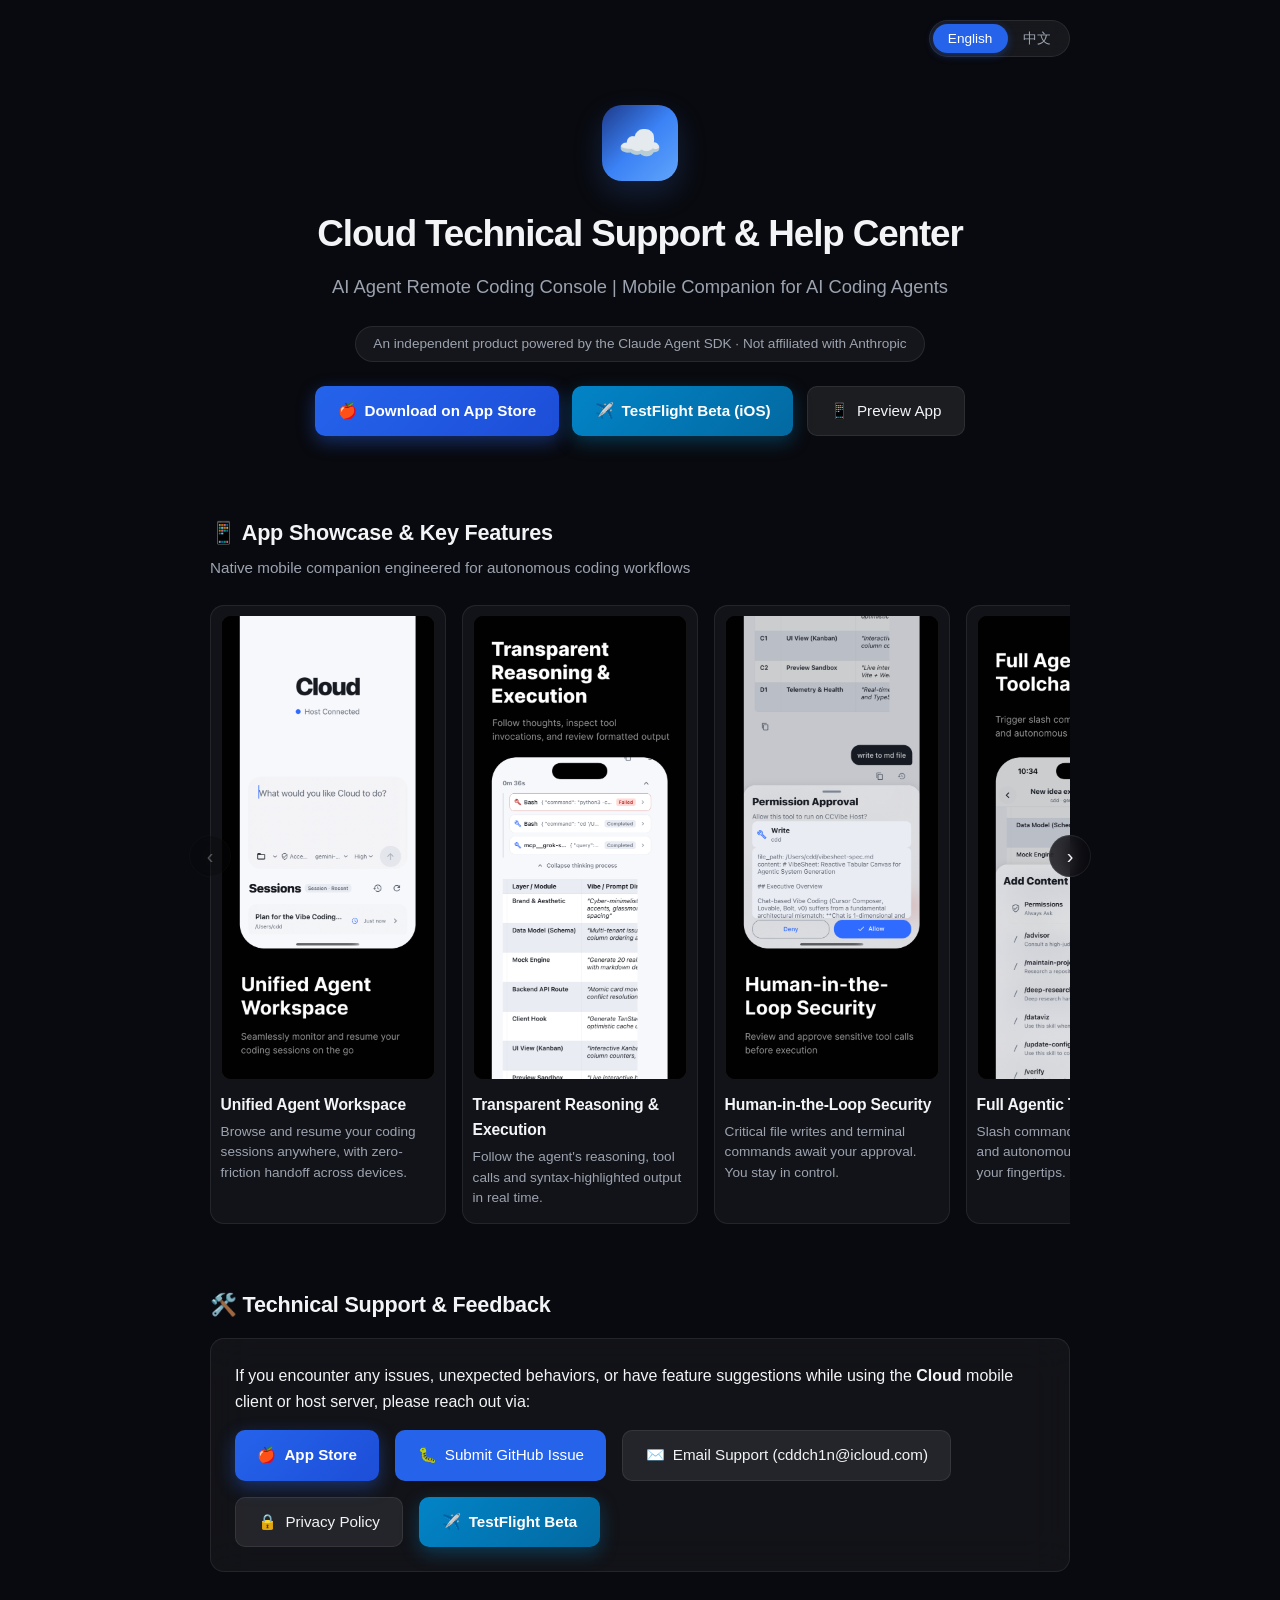
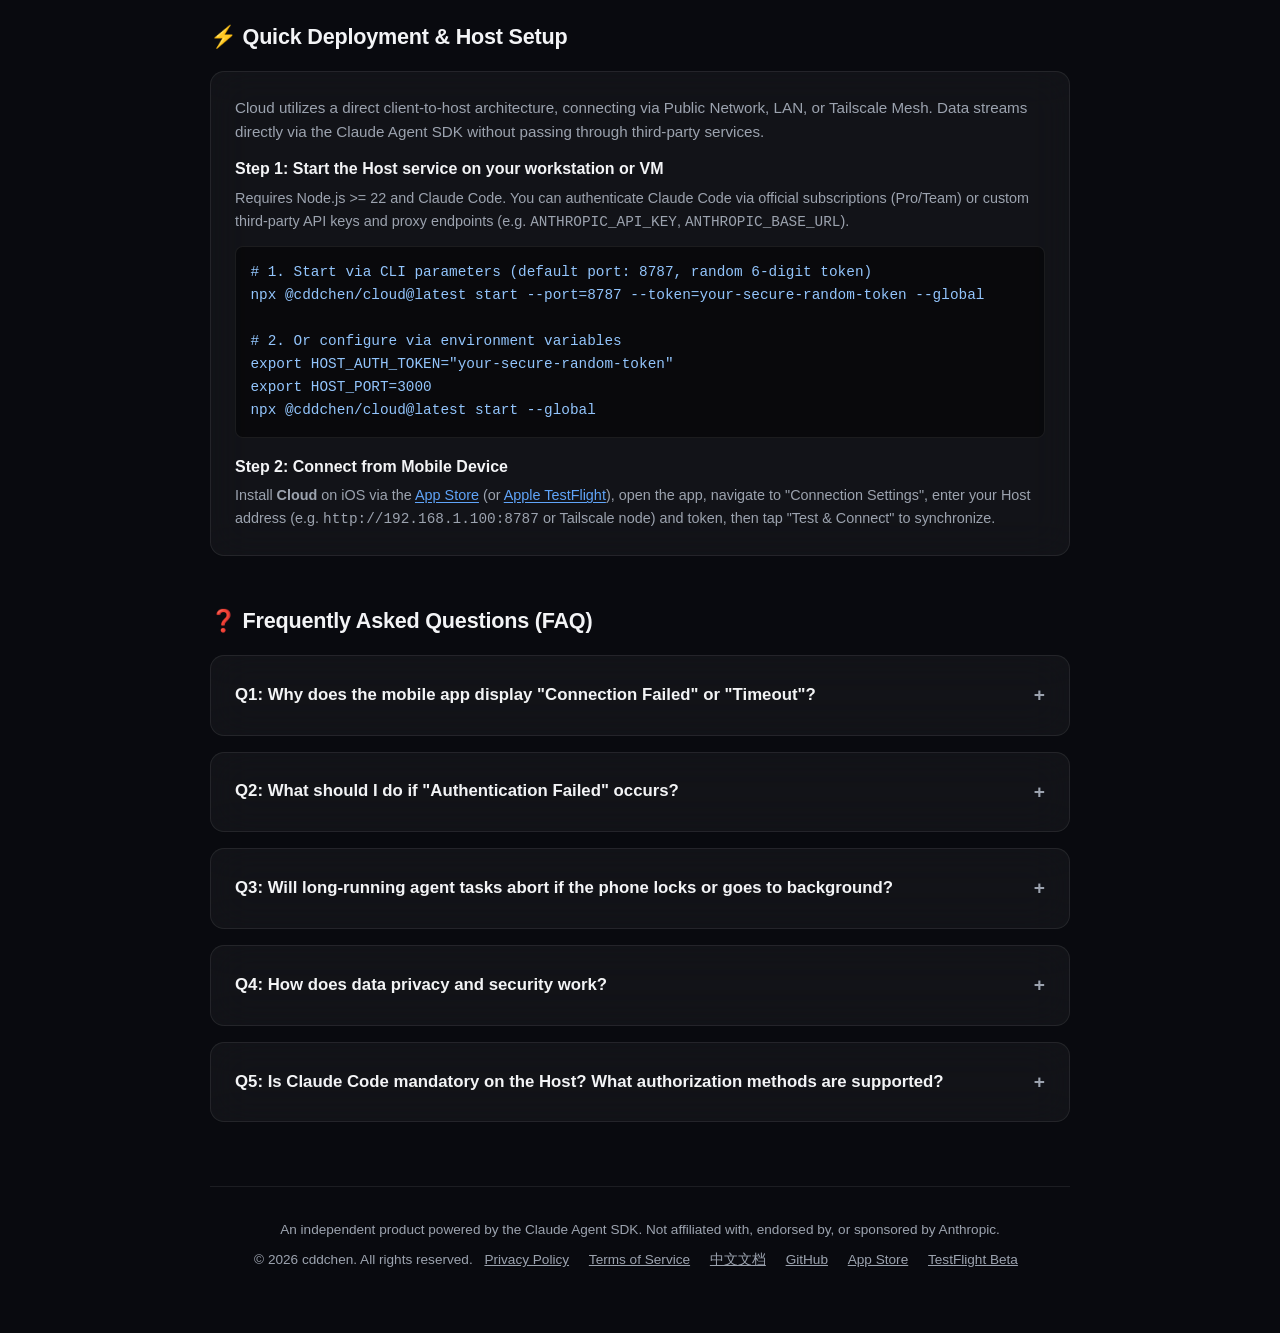
<file: index.html>
<!DOCTYPE html>
<html lang="en">
<head>
  <meta charset="UTF-8">
  <meta name="viewport" content="width=device-width, initial-scale=1.0">
  <title>Cloud - Technical Support & Help Center</title>
  <meta name="description" content="Official technical support and documentation hub for Cloud, the mobile companion for AI coding agents.">
  <script>
    // Immediate language detection before paint to eliminate layout flicker
    (function() {
      try {
        var saved = localStorage.getItem('cloud_support_lang');
        if (saved === 'zh' || saved === 'en') {
          document.documentElement.lang = saved;
        } else {
          var nav = (navigator.languages && navigator.languages[0]) || navigator.language || '';
          if (nav.toLowerCase().startsWith('zh')) {
            document.documentElement.lang = 'zh';
          } else {
            document.documentElement.lang = 'en';
          }
        }
      } catch (e) {
        document.documentElement.lang = 'en';
      }
    })();
  </script>
  <link rel="stylesheet" href="style.css">
</head>
<body>
  <div class="container">
    <!-- 顶部语言切换栏 -->
    <div class="top-bar">
      <div class="lang-switcher">
        <button id="btn-en" class="lang-btn" onclick="setLanguage('en')">English</button>
        <button id="btn-zh" class="lang-btn" onclick="setLanguage('zh')">中文</button>
      </div>
    </div>

    <header>
      <div class="app-icon">☁️</div>
      <!-- 英文标题 -->
      <div class="lang-en">
        <h1>Cloud Technical Support & Help Center</h1>
        <p class="subtitle">AI Agent Remote Coding Console | Mobile Companion for AI Coding Agents</p>
        <div class="disclaimer-badge">
          An independent product powered by the Claude Agent SDK · Not affiliated with Anthropic
        </div>
        <div class="hero-actions">
          <a class="btn btn-appstore" href="https://apps.apple.com/app/id6813359140" target="_blank" rel="noopener">
            <span>🍎</span> Download on App Store
          </a>
          <a class="btn btn-tf" href="https://testflight.apple.com/join/BxQvuzYG" target="_blank" rel="noopener">
            <span>✈️</span> TestFlight Beta (iOS)
          </a>
          <a class="btn btn-secondary" href="#showcase">
            <span>📱</span> Preview App
          </a>
        </div>
      </div>
      <!-- 中文标题 -->
      <div class="lang-zh">
        <h1>Cloud 技术支持与帮助中心</h1>
        <p class="subtitle">AI Agent 远程编程控制终端 | 移动端协同与审批中心</p>
        <div class="disclaimer-badge">
          本产品是基于 Claude Agent SDK 构建的独立产品，与 Anthropic 不存在隶属、背书或赞助关系
        </div>
        <div class="hero-actions">
          <a class="btn btn-appstore" href="https://apps.apple.com/app/id6813359140" target="_blank" rel="noopener">
            <span>🍎</span> App Store 官方下载
          </a>
          <a class="btn btn-tf" href="https://testflight.apple.com/join/BxQvuzYG" target="_blank" rel="noopener">
            <span>✈️</span> 参与 iOS TestFlight 公测
          </a>
          <a class="btn btn-secondary" href="#showcase">
            <span>📱</span> 查看功能预览
          </a>
        </div>
      </div>
    </header>

    <!-- 0. 界面预览与核心特性 -->
    <section class="section" id="showcase">
      <div class="showcase-header">
        <div class="lang-en">
          <h2 class="section-title">📱 App Showcase &amp; Key Features</h2>
          <p class="showcase-subtitle">Native mobile companion engineered for autonomous coding workflows</p>
        </div>
        <div class="lang-zh">
          <h2 class="section-title">📱 界面预览与核心特性</h2>
          <p class="showcase-subtitle">专为自主编程工作流量身打造的原生移动端伴侣控制台</p>
        </div>
      </div>
      <div class="showcase-wrap">
        <button type="button" class="showcase-arrow prev" aria-label="Scroll left" disabled>&#8249;</button>
        <div class="showcase-track" id="showcase-track">
          <button type="button" class="shot-card">
            <img src="screenshots/1_iPhone65_01.png" alt="Cloud - Unified Agent Workspace" loading="lazy" decoding="async">
            <span class="shot-title lang-en">Unified Agent Workspace</span>
            <span class="shot-title lang-zh">统一工作区</span>
            <span class="shot-desc lang-en">Browse and resume your coding sessions anywhere, with zero-friction handoff across devices.</span>
            <span class="shot-desc lang-zh">随时随地查看并恢复您的编程会话，跨设备零摩擦流转。</span>
          </button>
          <button type="button" class="shot-card">
            <img src="screenshots/2_iPhone65_02.png" alt="Cloud - Transparent Reasoning &amp; Execution" loading="lazy" decoding="async">
            <span class="shot-title lang-en">Transparent Reasoning &amp; Execution</span>
            <span class="shot-title lang-zh">透明思考与执行</span>
            <span class="shot-desc lang-en">Follow the agent's reasoning, tool calls and syntax-highlighted output in real time.</span>
            <span class="shot-desc lang-zh">实时查看 Agent 思考脉络、工具链调用与高亮代码输出。</span>
          </button>
          <button type="button" class="shot-card">
            <img src="screenshots/3_iPhone65_03.png" alt="Cloud - Human-in-the-Loop Security" loading="lazy" decoding="async">
            <span class="shot-title lang-en">Human-in-the-Loop Security</span>
            <span class="shot-title lang-zh">人工介入审批安全</span>
            <span class="shot-desc lang-en">Critical file writes and terminal commands await your approval. You stay in control.</span>
            <span class="shot-desc lang-zh">关键文件写入与终端命令需经您的确认，把控权始终在您手中。</span>
          </button>
          <button type="button" class="shot-card">
            <img src="screenshots/4_iPhone65_04.png" alt="Cloud - Full Agentic Toolchain" loading="lazy" decoding="async">
            <span class="shot-title lang-en">Full Agentic Toolchain</span>
            <span class="shot-title lang-zh">全套 Agent 工具链</span>
            <span class="shot-desc lang-en">Slash commands, custom Skills and autonomous loop workflows at your fingertips.</span>
            <span class="shot-desc lang-zh">支持斜杠命令、自定义 Skills 与自主循环工作流。</span>
          </button>
          <button type="button" class="shot-card">
            <img src="screenshots/5_iPhone65_05.png" alt="Cloud - Instant State Rewind" loading="lazy" decoding="async">
            <span class="shot-title lang-en">Instant State Rewind</span>
            <span class="shot-title lang-zh">即时状态回滚</span>
            <span class="shot-desc lang-en">Safely rewind conversation turns and restore checkpoints to rethink any idea.</span>
            <span class="shot-desc lang-zh">安全回退对话轮次、恢复历史检查点，随时推倒重构想法。</span>
          </button>
        </div>
        <button type="button" class="showcase-arrow next" aria-label="Scroll right">&#8250;</button>
      </div>
    </section>

    <!-- 宣传图大图预览 Lightbox -->
    <div class="lightbox" id="lightbox" role="dialog" aria-modal="true" aria-label="Screenshot preview" aria-hidden="true">
      <button type="button" class="lightbox-close" aria-label="Close">&times;</button>
      <img id="lightbox-img" alt="">
      <div class="lightbox-caption" id="lightbox-caption"></div>
    </div>

    <!-- 1. 技术支持与问题反馈 -->
    <section class="section">
      <div class="lang-en">
        <h2 class="section-title">🛠️ Technical Support & Feedback</h2>
        <div class="card">
          <p style="margin-bottom: 1rem;">
            If you encounter any issues, unexpected behaviors, or have feature suggestions while using the <strong>Cloud</strong> mobile client or host server, please reach out via:
          </p>
          <div class="button-group">
            <a class="btn btn-appstore" href="https://apps.apple.com/app/id6813359140" target="_blank" rel="noopener">
              <span>🍎</span> App Store
            </a>
            <a class="btn" href="https://github.com/cddchen/Cloud/issues" target="_blank" rel="noopener">
              <span>🐛</span> Submit GitHub Issue
            </a>
            <a class="btn btn-secondary" href="mailto:cddch1n@icloud.com">
              <span>✉️</span> Email Support (cddch1n@icloud.com)
            </a>
            <a class="btn btn-secondary" href="privacy.html">
              <span>🔒</span> Privacy Policy
            </a>
            <a class="btn btn-tf" href="https://testflight.apple.com/join/BxQvuzYG" target="_blank" rel="noopener">
              <span>✈️</span> TestFlight Beta
            </a>
          </div>
        </div>
      </div>

      <div class="lang-zh">
        <h2 class="section-title">🛠️ 技术支持与问题反馈</h2>
        <div class="card">
          <p style="margin-bottom: 1rem;">
            如果您在使用 <strong>Cloud</strong> 客户端或服务端连接过程中遇到任何故障、技术疑问或有功能建议，欢迎随时联系我们：
          </p>
          <div class="button-group">
            <a class="btn btn-appstore" href="https://apps.apple.com/app/id6813359140" target="_blank" rel="noopener">
              <span>🍎</span> App Store 下载
            </a>
            <a class="btn" href="https://github.com/cddchen/Cloud/issues" target="_blank" rel="noopener">
              <span>🐛</span> 提交 GitHub Issue
            </a>
            <a class="btn btn-secondary" href="mailto:cddch1n@icloud.com">
              <span>✉️</span> 邮箱联系技术支持 (cddch1n@icloud.com)
            </a>
            <a class="btn btn-secondary" href="privacy.html">
              <span>🔒</span> 隐私政策 (Privacy)
            </a>
            <a class="btn btn-tf" href="https://testflight.apple.com/join/BxQvuzYG" target="_blank" rel="noopener">
              <span>✈️</span> TestFlight 公测
            </a>
          </div>
        </div>
      </div>
    </section>

    <!-- 2. 快速部署与连接指南 -->
    <section class="section">
      <div class="lang-en">
        <h2 class="section-title">⚡ Quick Deployment & Host Setup</h2>
        <div class="card">
          <p style="margin-bottom: 0.75rem; color: var(--text-muted); font-size: 0.95rem;">
            Cloud utilizes a direct client-to-host architecture, connecting via Public Network, LAN, or Tailscale Mesh. Data streams directly via the Claude Agent SDK without passing through third-party services.
          </p>
          <p><strong>Step 1: Start the Host service on your workstation or VM</strong></p>
          <p style="color: var(--text-muted); font-size: 0.9rem; margin-top: 0.3rem;">
            Requires Node.js &gt;= 22 and Claude Code. You can authenticate Claude Code via official subscriptions (Pro/Team) or custom third-party API keys and proxy endpoints (e.g. <code>ANTHROPIC_API_KEY</code>, <code>ANTHROPIC_BASE_URL</code>).
          </p>
          <pre><code># 1. Start via CLI parameters (default port: 8787, random 6-digit token)
npx @cddchen/cloud@latest start --port=8787 --token=your-secure-random-token --global

# 2. Or configure via environment variables
export HOST_AUTH_TOKEN="your-secure-random-token"
export HOST_PORT=3000
npx @cddchen/cloud@latest start --global</code></pre>

          <p style="margin-top: 1rem;"><strong>Step 2: Connect from Mobile Device</strong></p>
          <p style="color: var(--text-muted); font-size: 0.9rem; margin-top: 0.3rem;">
            Install <strong>Cloud</strong> on iOS via the <a class="inline-link" href="https://apps.apple.com/app/id6813359140" target="_blank" rel="noopener">App Store</a> (or <a class="inline-link" href="https://testflight.apple.com/join/BxQvuzYG" target="_blank" rel="noopener">Apple TestFlight</a>), open the app, navigate to "Connection Settings", enter your Host address (e.g. <code>http://192.168.1.100:8787</code> or Tailscale node) and token, then tap "Test &amp; Connect" to synchronize.
          </p>
        </div>
      </div>

      <div class="lang-zh">
        <h2 class="section-title">⚡ 快速部署与连接指南</h2>
        <div class="card">
          <p style="margin-bottom: 0.75rem; color: var(--text-muted); font-size: 0.95rem;">
            Cloud 采用客户端-服务端直连架构，通过公网/局域网/Tailscale组网等形式直连宿主机，基于 Claude Agent SDK 直接传输数据，不通过任何第三方服务。
          </p>
          <p><strong>第一步：在电脑或工作站启动 Host 服务</strong></p>
          <p style="color: var(--text-muted); font-size: 0.9rem; margin-top: 0.3rem;">
            环境要求 Node.js &gt;= 22 与 Claude Code。支持使用 Claude 官方订阅账号（Pro/Team 等）在主机端登录，或通过环境变量配置第三方 API Key / 反向代理网关（如 <code>ANTHROPIC_API_KEY</code>、<code>ANTHROPIC_BASE_URL</code>）。
          </p>
          <pre><code># 1. 通过命令行工具参数启动（默认端口 8787，默认随机 6 位数 Token）
npx @cddchen/cloud@latest start --port=8787 --token=your-secure-random-token --global

# 2. 通过环境变量设置
export HOST_AUTH_TOKEN="your-secure-random-token"
export HOST_PORT=3000
npx @cddchen/cloud@latest start --global</code></pre>

          <p style="margin-top: 1rem;"><strong>第二步：移动端配对连接</strong></p>
          <p style="color: var(--text-muted); font-size: 0.9rem; margin-top: 0.3rem;">
            iOS 用户可通过 <a class="inline-link" href="https://apps.apple.com/app/id6813359140" target="_blank" rel="noopener">App Store</a> 官方下载（或通过 <a class="inline-link" href="https://testflight.apple.com/join/BxQvuzYG" target="_blank" rel="noopener">Apple TestFlight</a> 安装测试版）<strong>Cloud</strong> App，打开后在“连接设置”输入您的 Host 地址（如 <code>http://192.168.1.100:8787</code> 或 Tailscale 节点）及设置的 Token，点击“测试并连接”即可完成同步。
          </p>
        </div>
      </div>
    </section>

    <!-- 3. 常见问题解答 -->
    <section class="section">
      <div class="lang-en">
        <h2 class="section-title">❓ Frequently Asked Questions (FAQ)</h2>

        <div class="card faq-item" onclick="toggleFaq(this)">
          <div class="faq-header">
            <span>Q1: Why does the mobile app display "Connection Failed" or "Timeout"?</span>
            <span class="faq-icon">+</span>
          </div>
          <div class="faq-content">
            Please verify the following:<br>
            1. <strong>Network Connectivity</strong>: Ensure your mobile device and host are on the same Wi-Fi network or interconnected via Tailscale/WireGuard.<br>
            2. <strong>Firewall Rules</strong>: Check that your host firewall allows inbound connections on the listening port (default: 3000).<br>
            3. <strong>iOS Local Network Permission</strong>: On iOS, open Settings -&gt; Privacy &amp; Security -&gt; Local Network, and ensure permissions are granted to Cloud.
          </div>
        </div>

        <div class="card faq-item" onclick="toggleFaq(this)">
          <div class="faq-header">
            <span>Q2: What should I do if "Authentication Failed" occurs?</span>
            <span class="faq-icon">+</span>
          </div>
          <div class="faq-content">
            The token entered in the mobile app must strictly match the <code>HOST_AUTH_TOKEN</code> environment variable configured on the Host. Please check for accidental whitespace or newline characters.
          </div>
        </div>

        <div class="card faq-item" onclick="toggleFaq(this)">
          <div class="faq-header">
            <span>Q3: Will long-running agent tasks abort if the phone locks or goes to background?</span>
            <span class="faq-icon">+</span>
          </div>
          <div class="faq-content">
            <strong>No.</strong> The Host server maintains the authoritative agent runtime and lifecycle. Complex coding and tool executions continue smoothly in the background. When the app returns to the foreground, it seamlessly catches up with the latest progress.
          </div>
        </div>

        <div class="card faq-item" onclick="toggleFaq(this)">
          <div class="faq-header">
            <span>Q4: How does data privacy and security work?</span>
            <span class="faq-icon">+</span>
          </div>
          <div class="faq-content">
            Cloud is engineered with an end-to-end direct private architecture. Your codebase, prompt instructions, and chat sessions stream exclusively between your mobile device and your private Host. There is zero telemetry, no ad tracking, and no intermediary cloud inspection.
          </div>
        </div>

        <div class="card faq-item" onclick="toggleFaq(this)">
          <div class="faq-header">
            <span>Q5: Is Claude Code mandatory on the Host? What authorization methods are supported?</span>
            <span class="faq-icon">+</span>
          </div>
          <div class="faq-content">
            <strong>Yes.</strong> Cloud Host fundamentally relies on a functional <strong>Claude Code</strong> environment on the host.<br>
            <strong>Flexible Authorization:</strong><br>
            1. <strong>Official Subscription</strong>: Log in directly with your Anthropic Claude Pro / Team / Enterprise account on the host;<br>
            2. <strong>Third-Party API / Proxy</strong>: Fully supports configuring custom API keys and proxy URLs via environment variables (such as <code>ANTHROPIC_API_KEY</code> and <code>ANTHROPIC_BASE_URL</code>), without restrictions from official web subscriptions.
          </div>
        </div>
      </div>

      <div class="lang-zh">
        <h2 class="section-title">❓ 常见问题解答 (FAQ)</h2>

        <div class="card faq-item" onclick="toggleFaq(this)">
          <div class="faq-header">
            <span>Q1: 为什么移动端提示“连接失败”或“请求超时”？</span>
            <span class="faq-icon">+</span>
          </div>
          <div class="faq-content">
            请检查以下三项：<br>
            1. <strong>网络连通性</strong>：手机与服务端需处于同一局域网 Wi-Fi，或已接入 Tailscale 等虚拟内网；<br>
            2. <strong>防火墙放行</strong>：确保宿主机防火墙未屏蔽对应端口（默认 3000）；<br>
            3. <strong>本地网络权限</strong>：iOS 用户请前往系统“设置” -&gt; “隐私与安全性” -&gt; “本地网络”，确认已授予 Cloud 权限。
          </div>
        </div>

        <div class="card faq-item" onclick="toggleFaq(this)">
          <div class="faq-header">
            <span>Q2: 提示“鉴权失败 (Authentication Failed)”怎么处理？</span>
            <span class="faq-icon">+</span>
          </div>
          <div class="faq-content">
            移动端输入的访问 Token 必须与服务端启动时通过 <code>HOST_AUTH_TOKEN</code> 环境变量设置的字符串完全匹配。请检查有无误复制前后空格。
          </div>
        </div>

        <div class="card faq-item" onclick="toggleFaq(this)">
          <div class="faq-header">
            <span>Q3: 手机离开 App 或锁屏休眠，长耗时任务会中断吗？</span>
            <span class="faq-icon">+</span>
          </div>
          <div class="faq-content">
            <strong>不会。</strong> 服务端持有 Agent 的完整独立运行时，长耗时任务会在后台持续平稳执行。移动端恢复前台后，系统会自动重连并拉取最新状态增量，无缝对齐最新进度。
          </div>
        </div>

        <div class="card faq-item" onclick="toggleFaq(this)">
          <div class="faq-header">
            <span>Q4: 数据安全与隐私保障机制是怎样的？</span>
            <span class="faq-icon">+</span>
          </div>
          <div class="faq-content">
            Cloud 坚持<strong>纯私有端到端直连</strong>设计。您的源码、命令提示词与会话历史仅在您的手机与您自己的私有 Host 之间传输，不存在任何收集、解析或存储您代码的第三方中间服务器。
          </div>
        </div>

        <div class="card faq-item" onclick="toggleFaq(this)">
          <div class="faq-header">
            <span>Q5: 主机端必须使用 Claude Code 吗？支持哪些授权方式？</span>
            <span class="faq-icon">+</span>
          </div>
          <div class="faq-content">
            <strong>是的。</strong> Cloud 服务端运行深度依赖本机已配置好的 <strong>Claude Code</strong> 环境。<br>
            <strong>授权方式高度自由：</strong><br>
            1. <strong>官方订阅</strong>：直接在主机端使用 Claude 官方 Pro / Team / Enterprise 订阅账号登录；<br>
            2. <strong>第三方 API / 代理</strong>：完全支持配置您自己的第三方 API Key 或中转网关（配置环境变量如 <code>ANTHROPIC_API_KEY</code>、<code>ANTHROPIC_BASE_URL</code>），不受官方网页端限制。
          </div>
        </div>
      </div>
    </section>

    <!-- 页脚与声明 -->
    <footer>
      <div class="lang-en">
        <p style="margin-bottom: 0.5rem;">
          An independent product powered by the Claude Agent SDK. Not affiliated with, endorsed by, or sponsored by Anthropic.
        </p>
        <p>
          &copy; 2026 cddchen. All rights reserved.
          <a href="privacy.html">Privacy Policy</a>
          <a href="terms.html">Terms of Service</a>
          <a href="readme_ch.md">中文文档</a>
          <a href="https://github.com/cddchen/Cloud">GitHub</a>
          <a href="https://apps.apple.com/app/id6813359140" target="_blank" rel="noopener">App Store</a>
          <a href="https://testflight.apple.com/join/BxQvuzYG" target="_blank" rel="noopener">TestFlight Beta</a>
        </p>
      </div>
      <div class="lang-zh">
        <p style="margin-bottom: 0.5rem;">
          本产品是基于 Claude Agent SDK 构建的独立产品，与 Anthropic 不存在隶属、背书或赞助关系。
        </p>
        <p>
          &copy; 2026 cddchen. All rights reserved.
          <a href="privacy.html">隐私政策 (Privacy Policy)</a>
          <a href="terms.html">服务条款 (Terms)</a>
          <a href="README.md">English Doc</a>
          <a href="https://github.com/cddchen/Cloud">GitHub 仓库</a>
          <a href="https://apps.apple.com/app/id6813359140" target="_blank" rel="noopener">App Store</a>
          <a href="https://testflight.apple.com/join/BxQvuzYG" target="_blank" rel="noopener">TestFlight Beta 公测</a>
        </p>
      </div>
    </footer>
  </div>

  <script>
    function updateSwitcherUI(lang) {
      var btnEn = document.getElementById('btn-en');
      var btnZh = document.getElementById('btn-zh');
      if (btnEn && btnZh) {
        if (lang === 'zh') {
          btnZh.classList.add('active');
          btnEn.classList.remove('active');
        } else {
          btnEn.classList.add('active');
          btnZh.classList.remove('active');
        }
      }
    }

    function setLanguage(lang) {
      document.documentElement.lang = lang;
      try {
        localStorage.setItem('cloud_support_lang', lang);
      } catch (e) {}
      updateSwitcherUI(lang);
      if (lang === 'zh') {
        document.title = "Cloud - 技术支持与帮助中心 | AI Agent 远程编程控制终端";
      } else {
        document.title = "Cloud - Technical Support & Help Center";
      }
    }

    function toggleFaq(el) {
      el.classList.toggle('open');
    }

    // Initialize switcher button active state on DOM ready
    document.addEventListener('DOMContentLoaded', function() {
      var currentLang = document.documentElement.lang || 'en';
      updateSwitcherUI(currentLang);
    });
  </script>
  <script src="showcase.js" defer></script>
</body>
</html>
</file>
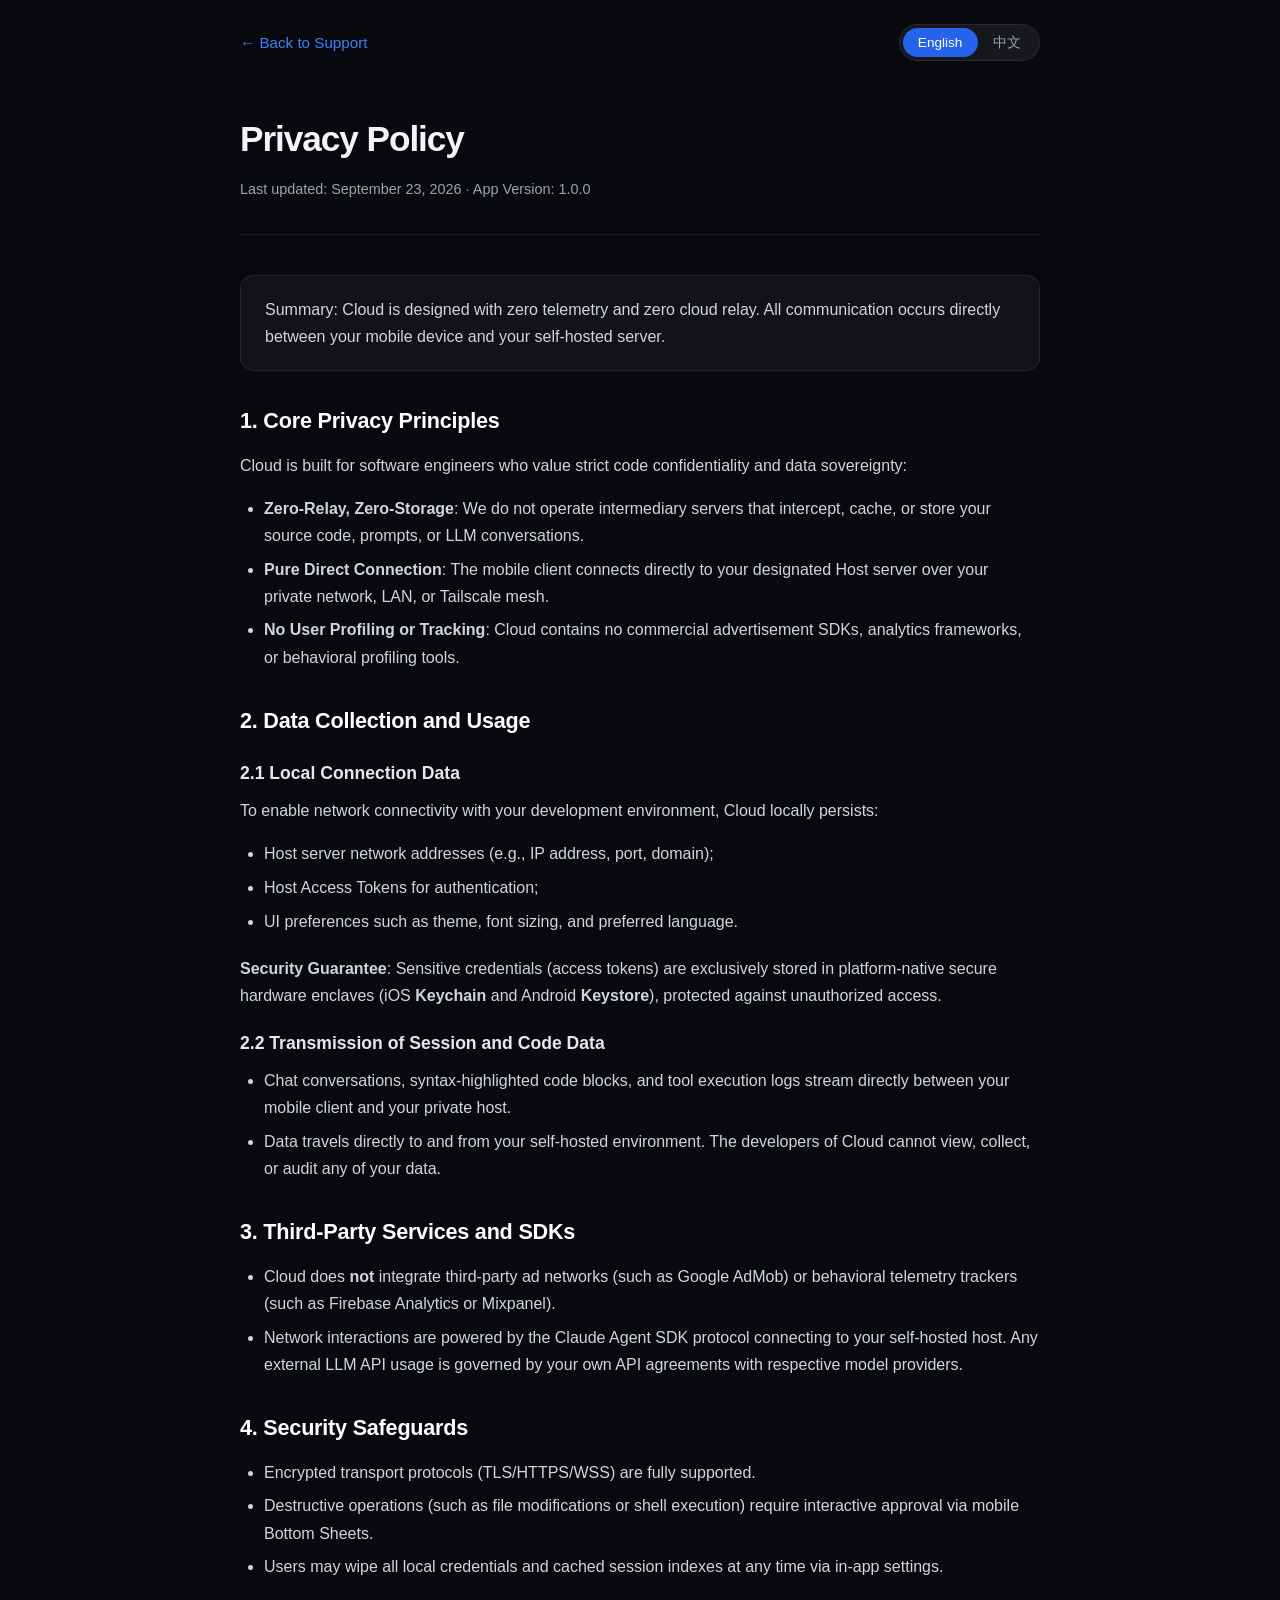
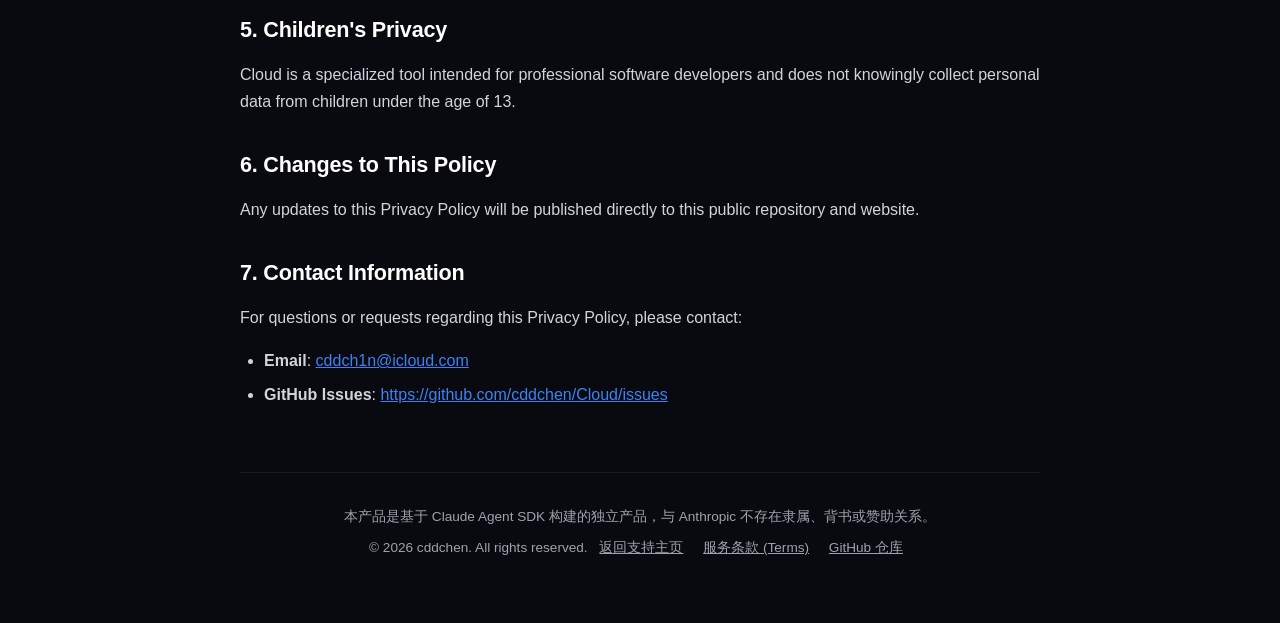
<file: privacy.html>
<!DOCTYPE html>
<html lang="en">
<head>
  <meta charset="UTF-8">
  <meta name="viewport" content="width=device-width, initial-scale=1.0">
  <title>Cloud - Privacy Policy | 隐私政策</title>
  <meta name="description" content="Privacy Policy for Cloud, the mobile companion for AI coding agents. Zero-relay, direct private connection.">
  <script>
    (function() {
      try {
        var saved = localStorage.getItem('cloud_support_lang');
        if (saved === 'zh' || saved === 'en') {
          document.documentElement.lang = saved;
        } else {
          var nav = (navigator.languages && navigator.languages[0]) || navigator.language || '';
          if (nav.toLowerCase().startsWith('zh')) {
            document.documentElement.lang = 'zh';
          } else {
            document.documentElement.lang = 'en';
          }
        }
      } catch (e) {
        document.documentElement.lang = 'en';
      }
    })();
  </script>
  <style>
    :root {
      --bg: #090a0f;
      --card-bg: rgba(255, 255, 255, 0.04);
      --card-border: rgba(255, 255, 255, 0.08);
      --card-hover-border: rgba(255, 255, 255, 0.16);
      --text: #f3f4f6;
      --text-muted: #9ca3af;
      --accent: #3b82f6;
      --radius: 14px;
    }

    * {
      box-sizing: border-box;
      margin: 0;
      padding: 0;
    }

    html[lang="en"] .lang-zh {
      display: none !important;
    }
    html[lang="zh"] .lang-en {
      display: none !important;
    }

    body {
      font-family: -apple-system, BlinkMacSystemFont, "Segoe UI", Roboto, Helvetica, Arial, sans-serif;
      background-color: var(--bg);
      color: var(--text);
      line-height: 1.7;
      padding: 0 1.25rem 4rem;
      min-height: 100vh;
      -webkit-font-smoothing: antialiased;
    }

    .container {
      max-width: 800px;
      margin: 0 auto;
    }

    .top-bar {
      display: flex;
      justify-content: space-between;
      align-items: center;
      padding-top: 1.5rem;
      margin-bottom: 2rem;
    }

    .back-link {
      color: var(--accent);
      text-decoration: none;
      font-size: 0.95rem;
      font-weight: 500;
      display: inline-flex;
      align-items: center;
      gap: 0.35rem;
      transition: color 0.2s ease;
    }

    .back-link:hover {
      text-decoration: underline;
    }

    .lang-switcher {
      display: inline-flex;
      background: rgba(255, 255, 255, 0.06);
      border: 1px solid var(--card-border);
      border-radius: 9999px;
      padding: 3px;
      backdrop-filter: blur(10px);
    }

    .lang-btn {
      background: transparent;
      border: none;
      color: var(--text-muted);
      padding: 0.35rem 0.95rem;
      font-size: 0.85rem;
      font-weight: 500;
      border-radius: 9999px;
      cursor: pointer;
      transition: all 0.2s ease;
    }

    .lang-btn.active {
      background: #2563eb;
      color: #fff;
    }

    header {
      padding: 1rem 0 2rem;
      border-bottom: 1px solid var(--card-border);
      margin-bottom: 2.5rem;
    }

    h1 {
      font-size: 2.2rem;
      font-weight: 700;
      letter-spacing: -0.03em;
      margin-bottom: 0.5rem;
    }

    .meta {
      color: var(--text-muted);
      font-size: 0.9rem;
    }

    .content h2 {
      font-size: 1.35rem;
      font-weight: 600;
      margin: 2rem 0 0.75rem;
      letter-spacing: -0.01em;
      color: #fff;
    }

    .content h3 {
      font-size: 1.1rem;
      font-weight: 600;
      margin: 1.25rem 0 0.5rem;
      color: #e5e7eb;
    }

    .content p {
      margin-bottom: 1rem;
      color: #d1d5db;
    }

    .content ul {
      margin: 0.5rem 0 1.25rem 1.5rem;
      color: #d1d5db;
    }

    .content li {
      margin-bottom: 0.4rem;
    }

    .card {
      background: var(--card-bg);
      border: 1px solid var(--card-border);
      border-radius: var(--radius);
      padding: 1.25rem 1.5rem;
      margin: 1.5rem 0;
      backdrop-filter: blur(20px);
    }

    footer {
      margin-top: 4rem;
      text-align: center;
      font-size: 0.85rem;
      color: var(--text-muted);
      border-top: 1px solid var(--card-border);
      padding-top: 2rem;
    }

    footer a {
      color: var(--text-muted);
      text-decoration: underline;
      margin: 0 0.5rem;
    }

    footer a:hover {
      color: var(--text);
    }
  </style>
</head>
<body>
  <div class="container">
    <div class="top-bar">
      <a class="back-link" href="index.html">
        <span class="lang-en">&larr; Back to Support</span>
        <span class="lang-zh">&larr; 返回技术支持主页</span>
      </a>
      <div class="lang-switcher">
        <button id="btn-en" class="lang-btn" onclick="setLanguage('en')">English</button>
        <button id="btn-zh" class="lang-btn" onclick="setLanguage('zh')">中文</button>
      </div>
    </div>

    <!-- English Version -->
    <div class="lang-en">
      <header>
        <h1>Privacy Policy</h1>
        <p class="meta">Last updated: September 23, 2026 &middot; App Version: 1.0.0</p>
      </header>

      <div class="content">
        <div class="card">
          <p style="margin: 0; font-weight: 500;">
            Summary: Cloud is designed with zero telemetry and zero cloud relay. All communication occurs directly between your mobile device and your self-hosted server.
          </p>
        </div>

        <h2>1. Core Privacy Principles</h2>
        <p>Cloud is built for software engineers who value strict code confidentiality and data sovereignty:</p>
        <ul>
          <li><strong>Zero-Relay, Zero-Storage</strong>: We do not operate intermediary servers that intercept, cache, or store your source code, prompts, or LLM conversations.</li>
          <li><strong>Pure Direct Connection</strong>: The mobile client connects directly to your designated Host server over your private network, LAN, or Tailscale mesh.</li>
          <li><strong>No User Profiling or Tracking</strong>: Cloud contains no commercial advertisement SDKs, analytics frameworks, or behavioral profiling tools.</li>
        </ul>

        <h2>2. Data Collection and Usage</h2>
        <h3>2.1 Local Connection Data</h3>
        <p>To enable network connectivity with your development environment, Cloud locally persists:</p>
        <ul>
          <li>Host server network addresses (e.g., IP address, port, domain);</li>
          <li>Host Access Tokens for authentication;</li>
          <li>UI preferences such as theme, font sizing, and preferred language.</li>
        </ul>
        <p><strong>Security Guarantee</strong>: Sensitive credentials (access tokens) are exclusively stored in platform-native secure hardware enclaves (iOS <strong>Keychain</strong> and Android <strong>Keystore</strong>), protected against unauthorized access.</p>

        <h3>2.2 Transmission of Session and Code Data</h3>
        <ul>
          <li>Chat conversations, syntax-highlighted code blocks, and tool execution logs stream directly between your mobile client and your private host.</li>
          <li>Data travels directly to and from your self-hosted environment. The developers of Cloud cannot view, collect, or audit any of your data.</li>
        </ul>

        <h2>3. Third-Party Services and SDKs</h2>
        <ul>
          <li>Cloud does <strong>not</strong> integrate third-party ad networks (such as Google AdMob) or behavioral telemetry trackers (such as Firebase Analytics or Mixpanel).</li>
          <li>Network interactions are powered by the Claude Agent SDK protocol connecting to your self-hosted host. Any external LLM API usage is governed by your own API agreements with respective model providers.</li>
        </ul>

        <h2>4. Security Safeguards</h2>
        <ul>
          <li>Encrypted transport protocols (TLS/HTTPS/WSS) are fully supported.</li>
          <li>Destructive operations (such as file modifications or shell execution) require interactive approval via mobile Bottom Sheets.</li>
          <li>Users may wipe all local credentials and cached session indexes at any time via in-app settings.</li>
        </ul>

        <h2>5. Children's Privacy</h2>
        <p>Cloud is a specialized tool intended for professional software developers and does not knowingly collect personal data from children under the age of 13.</p>

        <h2>6. Changes to This Policy</h2>
        <p>Any updates to this Privacy Policy will be published directly to this public repository and website.</p>

        <h2>7. Contact Information</h2>
        <p>For questions or requests regarding this Privacy Policy, please contact:</p>
        <ul>
          <li><strong>Email</strong>: <a href="mailto:cddch1n@icloud.com" style="color: var(--accent);">cddch1n@icloud.com</a></li>
          <li><strong>GitHub Issues</strong>: <a href="https://github.com/cddchen/Cloud/issues" style="color: var(--accent);" target="_blank" rel="noopener">https://github.com/cddchen/Cloud/issues</a></li>
        </ul>
      </div>
    </div>

    <!-- Chinese Version -->
    <div class="lang-zh">
      <header>
        <h1>隐私政策 (Privacy Policy)</h1>
        <p class="meta">最近更新日期：2026 年 9 月 23 日 &middot; 适用版本：1.0.0</p>
      </header>

      <div class="content">
        <div class="card">
          <p style="margin: 0; font-weight: 500;">
            核心概要：Cloud 坚持“零中继、零云端存储”理念。所有代码、指令与会话数据仅在您的移动端与您的私有服务端之间直接传输。
          </p>
        </div>

        <h2>1. 核心隐私原则</h2>
        <p>Cloud 专为重视代码安全与商业机密的开发者打造：</p>
        <ul>
          <li><strong>零中继与零存储 (Zero-Relay, Zero-Storage)</strong>：我们不设立任何收集或缓存您代码、Prompt、聊天会话的云端中间服务器；</li>
          <li><strong>纯私有直连 (Direct Private Connection)</strong>：客户端与您指定的 Host 服务端建立端到端直连通信（局域网、Tailscale 或反向代理）；</li>
          <li><strong>无用户画像与追踪 (No Tracking, No Profiling)</strong>：本应用不包含广告 SDK、第三方行为追踪统计或分析 SDK。</li>
        </ul>

        <h2>2. 数据收集与处理说明</h2>
        <h3>2.1 本地存储的配置与凭据</h3>
        <p>为了使应用正常连接至您的开发环境，应用会在本地设备中持久化保存：</p>
        <ul>
          <li>服务端地址与端口（如局域网 IP、域名或 Tailscale 节点）；</li>
          <li>鉴权访问令牌 (Host Access Token)；</li>
          <li>界面外观、字体大小及语言等偏好设置。</li>
        </ul>
        <p><strong>安全保证</strong>：敏感访问令牌由操作系统的硬件安全模块托管（iOS 采用 <strong>Keychain</strong>，Android 采用 <strong>Keystore</strong>），外部应用无法读取。</p>

        <h3>2.2 传输中的会话与代码数据</h3>
        <ul>
          <li>会话交互、代码高亮、终端输出均仅在移动端与您的 Host 服务端之间直接传输；</li>
          <li>数据均直接流向您自己托管或配置的服务端，本应用开发者无法获知、收集或审查您的任何业务数据。</li>
        </ul>

        <h2>3. 第三方服务与 SDK 说明</h2>
        <ul>
          <li>本应用<strong>不集成</strong>任何第三方商业广告（如 Google AdMob）、行为数据分析平台（如 Google Analytics、Firebase 等）；</li>
          <li>本应用使用 Claude Agent SDK 协议与服务端通信，相关 LLM API 调用直接取决于您在服务端配置的模型服务商。</li>
        </ul>

        <h2>4. 数据安全保障</h2>
        <ul>
          <li>支持基于 TLS/HTTPS/WSS 的端到端加密传输；</li>
          <li>支持敏感操作（命令执行、文件覆写）移动端双重确认与审批机制；</li>
          <li>移动端会话缓存仅用于离线浏览历史，用户可随时通过“清空缓存”或“移除 Host”在端侧彻底擦除所有关联数据。</li>
        </ul>

        <h2>5. 儿童隐私</h2>
        <p>本应用面向专业软件开发者，不针对也不意图收集 13 岁以下未成年人的个人信息。</p>

        <h2>6. 隐私政策的更新</h2>
        <p>若隐私政策有重大变更，我们将通过 GitHub 仓库与本页面公布最新修订版本。</p>

        <h2>7. 联系我们</h2>
        <p>如果您对本隐私政策有任何疑问或需要行使您的数据权利，请通过以下方式联系：</p>
        <ul>
          <li><strong>联系邮箱</strong>：<a href="mailto:cddch1n@icloud.com" style="color: var(--accent);">cddch1n@icloud.com</a></li>
          <li><strong>GitHub Issues</strong>：<a href="https://github.com/cddchen/Cloud/issues" style="color: var(--accent);" target="_blank" rel="noopener">https://github.com/cddchen/Cloud/issues</a></li>
        </ul>
      </div>
    </div>

    <footer>
      <p style="margin-bottom: 0.5rem;">
        本产品是基于 Claude Agent SDK 构建的独立产品，与 Anthropic 不存在隶属、背书或赞助关系。
      </p>
      <p>
        &copy; 2026 cddchen. All rights reserved.
        <a href="index.html">返回支持主页</a>
        <a href="terms.html">服务条款 (Terms)</a>
        <a href="https://github.com/cddchen/Cloud">GitHub 仓库</a>
      </p>
    </footer>
  </div>

  <script>
    function updateSwitcherUI(lang) {
      var btnEn = document.getElementById('btn-en');
      var btnZh = document.getElementById('btn-zh');
      if (btnEn && btnZh) {
        if (lang === 'zh') {
          btnZh.classList.add('active');
          btnEn.classList.remove('active');
        } else {
          btnEn.classList.add('active');
          btnZh.classList.remove('active');
        }
      }
    }

    function setLanguage(lang) {
      document.documentElement.lang = lang;
      try {
        localStorage.setItem('cloud_support_lang', lang);
      } catch (e) {}
      updateSwitcherUI(lang);
      if (lang === 'zh') {
        document.title = "Cloud - 隐私政策 | Privacy Policy";
      } else {
        document.title = "Cloud - Privacy Policy";
      }
    }

    document.addEventListener('DOMContentLoaded', function() {
      var currentLang = document.documentElement.lang || 'en';
      updateSwitcherUI(currentLang);
    });
  </script>
</body>
</html>
</file>
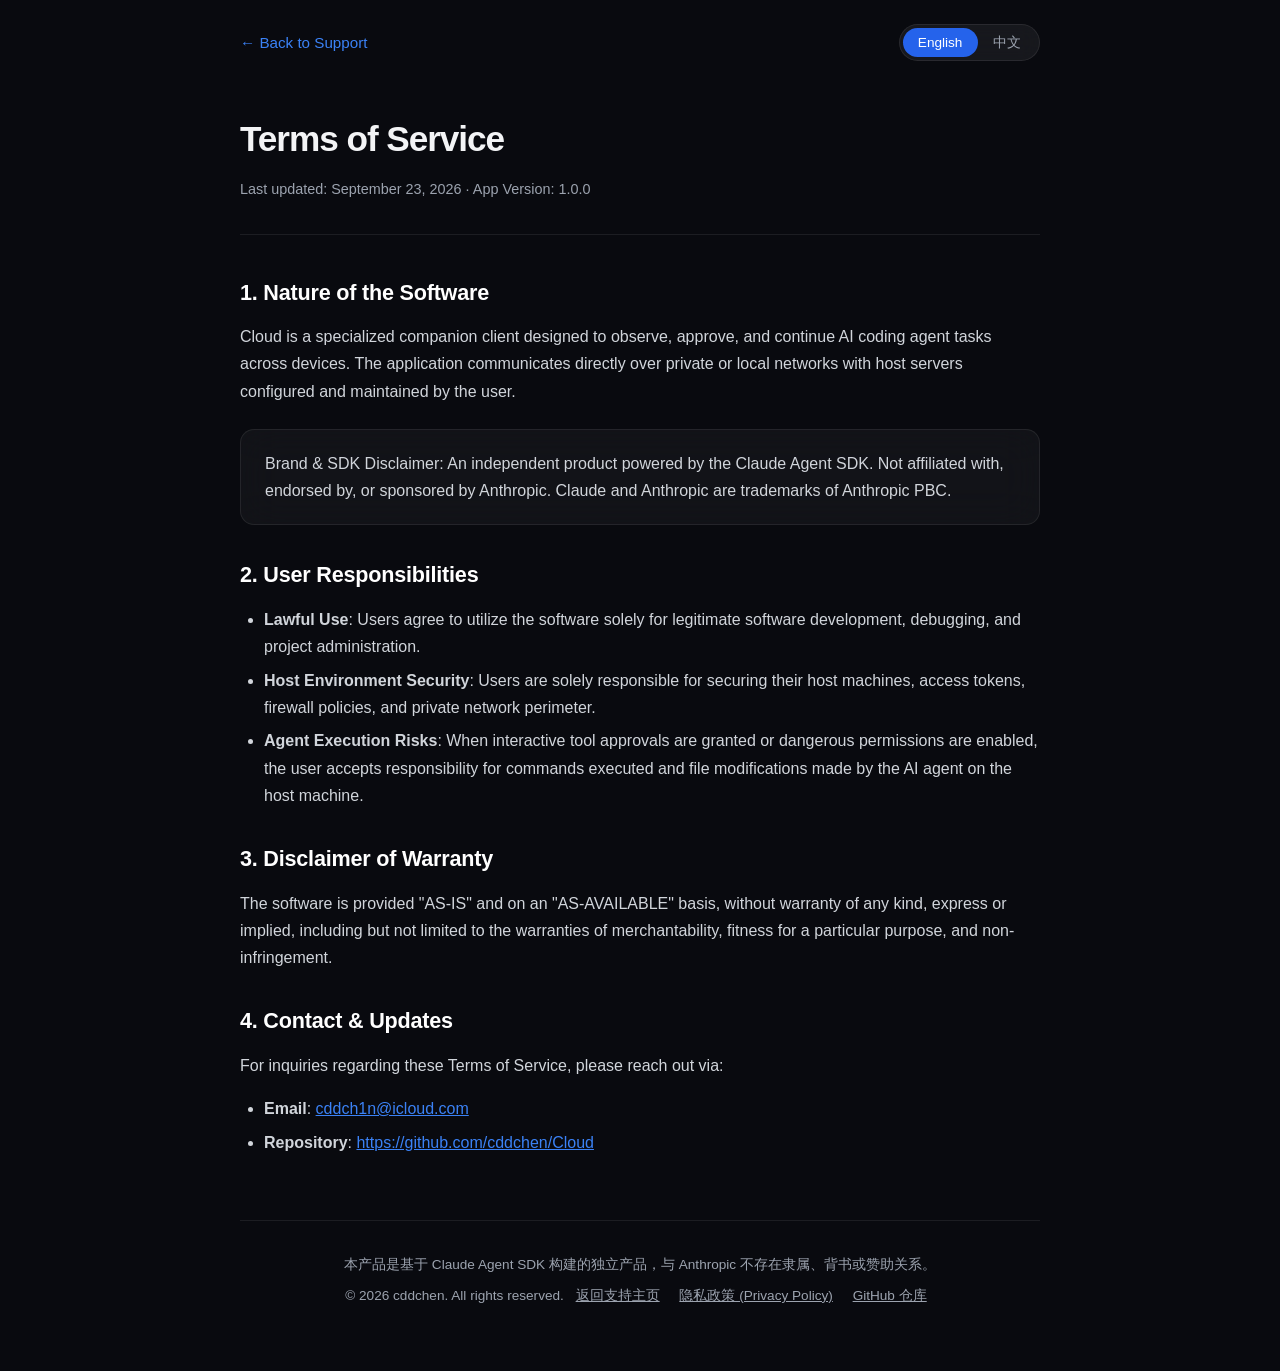
<file: terms.html>
<!DOCTYPE html>
<html lang="en">
<head>
  <meta charset="UTF-8">
  <meta name="viewport" content="width=device-width, initial-scale=1.0">
  <title>Cloud - Terms of Service | 服务条款</title>
  <meta name="description" content="Terms of Service for Cloud, the mobile companion for AI coding agents.">
  <script>
    (function() {
      try {
        var saved = localStorage.getItem('cloud_support_lang');
        if (saved === 'zh' || saved === 'en') {
          document.documentElement.lang = saved;
        } else {
          var nav = (navigator.languages && navigator.languages[0]) || navigator.language || '';
          if (nav.toLowerCase().startsWith('zh')) {
            document.documentElement.lang = 'zh';
          } else {
            document.documentElement.lang = 'en';
          }
        }
      } catch (e) {
        document.documentElement.lang = 'en';
      }
    })();
  </script>
  <style>
    :root {
      --bg: #090a0f;
      --card-bg: rgba(255, 255, 255, 0.04);
      --card-border: rgba(255, 255, 255, 0.08);
      --card-hover-border: rgba(255, 255, 255, 0.16);
      --text: #f3f4f6;
      --text-muted: #9ca3af;
      --accent: #3b82f6;
      --radius: 14px;
    }

    * {
      box-sizing: border-box;
      margin: 0;
      padding: 0;
    }

    html[lang="en"] .lang-zh {
      display: none !important;
    }
    html[lang="zh"] .lang-en {
      display: none !important;
    }

    body {
      font-family: -apple-system, BlinkMacSystemFont, "Segoe UI", Roboto, Helvetica, Arial, sans-serif;
      background-color: var(--bg);
      color: var(--text);
      line-height: 1.7;
      padding: 0 1.25rem 4rem;
      min-height: 100vh;
      -webkit-font-smoothing: antialiased;
    }

    .container {
      max-width: 800px;
      margin: 0 auto;
    }

    .top-bar {
      display: flex;
      justify-content: space-between;
      align-items: center;
      padding-top: 1.5rem;
      margin-bottom: 2rem;
    }

    .back-link {
      color: var(--accent);
      text-decoration: none;
      font-size: 0.95rem;
      font-weight: 500;
      display: inline-flex;
      align-items: center;
      gap: 0.35rem;
      transition: color 0.2s ease;
    }

    .back-link:hover {
      text-decoration: underline;
    }

    .lang-switcher {
      display: inline-flex;
      background: rgba(255, 255, 255, 0.06);
      border: 1px solid var(--card-border);
      border-radius: 9999px;
      padding: 3px;
      backdrop-filter: blur(10px);
    }

    .lang-btn {
      background: transparent;
      border: none;
      color: var(--text-muted);
      padding: 0.35rem 0.95rem;
      font-size: 0.85rem;
      font-weight: 500;
      border-radius: 9999px;
      cursor: pointer;
      transition: all 0.2s ease;
    }

    .lang-btn.active {
      background: #2563eb;
      color: #fff;
    }

    header {
      padding: 1rem 0 2rem;
      border-bottom: 1px solid var(--card-border);
      margin-bottom: 2.5rem;
    }

    h1 {
      font-size: 2.2rem;
      font-weight: 700;
      letter-spacing: -0.03em;
      margin-bottom: 0.5rem;
    }

    .meta {
      color: var(--text-muted);
      font-size: 0.9rem;
    }

    .content h2 {
      font-size: 1.35rem;
      font-weight: 600;
      margin: 2rem 0 0.75rem;
      letter-spacing: -0.01em;
      color: #fff;
    }

    .content p {
      margin-bottom: 1rem;
      color: #d1d5db;
    }

    .content ul {
      margin: 0.5rem 0 1.25rem 1.5rem;
      color: #d1d5db;
    }

    .content li {
      margin-bottom: 0.4rem;
    }

    .card {
      background: var(--card-bg);
      border: 1px solid var(--card-border);
      border-radius: var(--radius);
      padding: 1.25rem 1.5rem;
      margin: 1.5rem 0;
      backdrop-filter: blur(20px);
    }

    footer {
      margin-top: 4rem;
      text-align: center;
      font-size: 0.85rem;
      color: var(--text-muted);
      border-top: 1px solid var(--card-border);
      padding-top: 2rem;
    }

    footer a {
      color: var(--text-muted);
      text-decoration: underline;
      margin: 0 0.5rem;
    }

    footer a:hover {
      color: var(--text);
    }
  </style>
</head>
<body>
  <div class="container">
    <div class="top-bar">
      <a class="back-link" href="index.html">
        <span class="lang-en">&larr; Back to Support</span>
        <span class="lang-zh">&larr; 返回技术支持主页</span>
      </a>
      <div class="lang-switcher">
        <button id="btn-en" class="lang-btn" onclick="setLanguage('en')">English</button>
        <button id="btn-zh" class="lang-btn" onclick="setLanguage('zh')">中文</button>
      </div>
    </div>

    <!-- English Version -->
    <div class="lang-en">
      <header>
        <h1>Terms of Service</h1>
        <p class="meta">Last updated: September 23, 2026 &middot; App Version: 1.0.0</p>
      </header>

      <div class="content">
        <h2>1. Nature of the Software</h2>
        <p>Cloud is a specialized companion client designed to observe, approve, and continue AI coding agent tasks across devices. The application communicates directly over private or local networks with host servers configured and maintained by the user.</p>

        <div class="card">
          <p style="margin: 0; font-weight: 500;">
            Brand &amp; SDK Disclaimer: An independent product powered by the Claude Agent SDK. Not affiliated with, endorsed by, or sponsored by Anthropic. Claude and Anthropic are trademarks of Anthropic PBC.
          </p>
        </div>

        <h2>2. User Responsibilities</h2>
        <ul>
          <li><strong>Lawful Use</strong>: Users agree to utilize the software solely for legitimate software development, debugging, and project administration.</li>
          <li><strong>Host Environment Security</strong>: Users are solely responsible for securing their host machines, access tokens, firewall policies, and private network perimeter.</li>
          <li><strong>Agent Execution Risks</strong>: When interactive tool approvals are granted or dangerous permissions are enabled, the user accepts responsibility for commands executed and file modifications made by the AI agent on the host machine.</li>
        </ul>

        <h2>3. Disclaimer of Warranty</h2>
        <p>The software is provided "AS-IS" and on an "AS-AVAILABLE" basis, without warranty of any kind, express or implied, including but not limited to the warranties of merchantability, fitness for a particular purpose, and non-infringement.</p>

        <h2>4. Contact &amp; Updates</h2>
        <p>For inquiries regarding these Terms of Service, please reach out via:</p>
        <ul>
          <li><strong>Email</strong>: <a href="mailto:cddch1n@icloud.com" style="color: var(--accent);">cddch1n@icloud.com</a></li>
          <li><strong>Repository</strong>: <a href="https://github.com/cddchen/Cloud" style="color: var(--accent);" target="_blank" rel="noopener">https://github.com/cddchen/Cloud</a></li>
        </ul>
      </div>
    </div>

    <!-- Chinese Version -->
    <div class="lang-zh">
      <header>
        <h1>服务条款 (Terms of Service)</h1>
        <p class="meta">最近更新日期：2026 年 9 月 23 日 &middot; 适用版本：1.0.0</p>
      </header>

      <div class="content">
        <h2>1. 软件定位与性质</h2>
        <p>Cloud 是一款连接并控制远程 AI 编程智能体（Agent）的移动端协同工具。本软件通过网络直接与用户自行部署和拥有的服务端（Host）建立通信。</p>

        <div class="card">
          <p style="margin: 0; font-weight: 500;">
            免责声明与第三方商标归属：本产品是基于 Claude Agent SDK 构建的独立产品，与 Anthropic 不存在隶属、背书或赞助关系。Claude、Anthropic 均为 Anthropic PBC 的注册商标或商号。
          </p>
        </div>

        <h2>2. 用户权利与责任</h2>
        <ul>
          <li><strong>合法使用</strong>：用户承诺使用本软件仅用于合法的软件开发、调试和项目管理，不得用于任何违反法律法规的攻击或侵入行为。</li>
          <li><strong>环境安全</strong>：用户自行负责其服务端宿主机（Host）以及网络环境的安全（包括防火墙设置、Token 复杂度与公网暴露防护）。</li>
          <li><strong>执行风险</strong>：在开启命令执行审批或自动授权模式时，因自主执行的 Shell 指令或代码变更对开发环境造成的意外修改或数据丢失，由用户自行承担相应责任。</li>
        </ul>

        <h2>3. 免责声明</h2>
        <p>本软件按“现状”（AS-IS）和“现有”基础提供，不提供任何明示或暗示的担保，包括但不限于对适销性、特定用途适用性或无侵权行为的担保。</p>

        <h2>4. 条款修改与联系</h2>
        <p>如果您对本服务条款有任何疑问，请通过以下方式联系：</p>
        <ul>
          <li><strong>联系邮箱</strong>：<a href="mailto:cddch1n@icloud.com" style="color: var(--accent);">cddch1n@icloud.com</a></li>
          <li><strong>官方仓库</strong>：<a href="https://github.com/cddchen/Cloud" style="color: var(--accent);" target="_blank" rel="noopener">https://github.com/cddchen/Cloud</a></li>
        </ul>
      </div>
    </div>

    <footer>
      <p style="margin-bottom: 0.5rem;">
        本产品是基于 Claude Agent SDK 构建的独立产品，与 Anthropic 不存在隶属、背书或赞助关系。
      </p>
      <p>
        &copy; 2026 cddchen. All rights reserved.
        <a href="index.html">返回支持主页</a>
        <a href="privacy.html">隐私政策 (Privacy Policy)</a>
        <a href="https://github.com/cddchen/Cloud">GitHub 仓库</a>
      </p>
    </footer>
  </div>

  <script>
    function updateSwitcherUI(lang) {
      var btnEn = document.getElementById('btn-en');
      var btnZh = document.getElementById('btn-zh');
      if (btnEn && btnZh) {
        if (lang === 'zh') {
          btnZh.classList.add('active');
          btnEn.classList.remove('active');
        } else {
          btnEn.classList.add('active');
          btnZh.classList.remove('active');
        }
      }
    }

    function setLanguage(lang) {
      document.documentElement.lang = lang;
      try {
        localStorage.setItem('cloud_support_lang', lang);
      } catch (e) {}
      updateSwitcherUI(lang);
      if (lang === 'zh') {
        document.title = "Cloud - 服务条款 | Terms of Service";
      } else {
        document.title = "Cloud - Terms of Service";
      }
    }

    document.addEventListener('DOMContentLoaded', function() {
      var currentLang = document.documentElement.lang || 'en';
      updateSwitcherUI(currentLang);
    });
  </script>
</body>
</html>
</file>
<file: style.css>
:root {
  --bg: #090a0f;
  --card-bg: rgba(255, 255, 255, 0.04);
  --card-border: rgba(255, 255, 255, 0.08);
  --card-hover-border: rgba(255, 255, 255, 0.16);
  --text: #f3f4f6;
  --text-muted: #9ca3af;
  --accent: #3b82f6;
  --accent-glow: rgba(59, 130, 246, 0.2);
  --code-bg: rgba(0, 0, 0, 0.5);
  --radius: 14px;
}

* {
  box-sizing: border-box;
  margin: 0;
  padding: 0;
}

/* Multi-language display control via CSS */
html[lang="en"] .lang-zh {
  display: none !important;
}
html[lang="zh"] .lang-en {
  display: none !important;
}

body {
  font-family: -apple-system, BlinkMacSystemFont, "Segoe UI", Roboto, Helvetica, Arial, sans-serif;
  background-color: var(--bg);
  color: var(--text);
  line-height: 1.6;
  padding: 0 1.25rem 4rem;
  min-height: 100vh;
  -webkit-font-smoothing: antialiased;
}

.container {
  max-width: 860px;
  margin: 0 auto;
}

/* Top bar & Language switcher */
.top-bar {
  display: flex;
  justify-content: flex-end;
  padding-top: 1.25rem;
}

.lang-switcher {
  display: inline-flex;
  background: rgba(255, 255, 255, 0.06);
  border: 1px solid var(--card-border);
  border-radius: 9999px;
  padding: 3px;
  backdrop-filter: blur(10px);
  -webkit-backdrop-filter: blur(10px);
}

.lang-btn {
  background: transparent;
  border: none;
  color: var(--text-muted);
  padding: 0.35rem 0.95rem;
  font-size: 0.85rem;
  font-weight: 500;
  border-radius: 9999px;
  cursor: pointer;
  transition: all 0.2s ease;
}

.lang-btn.active {
  background: #2563eb;
  color: #fff;
  box-shadow: 0 2px 8px rgba(37, 99, 235, 0.4);
}

.lang-btn:hover:not(.active) {
  color: var(--text);
}

header {
  padding: 3rem 0 2rem;
  text-align: center;
}

.app-icon {
  width: 76px;
  height: 76px;
  background: linear-gradient(135deg, #1e3a8a 0%, #3b82f6 50%, #60a5fa 100%);
  border-radius: 20px;
  margin: 0 auto 1.5rem;
  display: flex;
  align-items: center;
  justify-content: center;
  box-shadow: 0 12px 30px var(--accent-glow);
  font-size: 2.2rem;
  color: white;
  font-weight: 700;
}

h1 {
  font-size: 2.3rem;
  font-weight: 700;
  letter-spacing: -0.03em;
  margin-bottom: 0.5rem;
}

.subtitle {
  font-size: 1.15rem;
  color: var(--text-muted);
  margin-bottom: 1.5rem;
}

.disclaimer-badge {
  display: inline-block;
  background: rgba(255, 255, 255, 0.05);
  border: 1px solid var(--card-border);
  border-radius: 9999px;
  padding: 0.4rem 1.1rem;
  font-size: 0.85rem;
  color: var(--text-muted);
  max-width: 90%;
}

.section {
  margin-top: 3rem;
}

.section-title {
  font-size: 1.35rem;
  font-weight: 600;
  margin-bottom: 1rem;
  display: flex;
  align-items: center;
  gap: 0.5rem;
  letter-spacing: -0.01em;
}

.card {
  background: var(--card-bg);
  border: 1px solid var(--card-border);
  border-radius: var(--radius);
  padding: 1.5rem;
  margin-bottom: 1rem;
  backdrop-filter: blur(20px);
  -webkit-backdrop-filter: blur(20px);
  transition: border-color 0.2s ease, transform 0.2s ease;
}

.card:hover {
  border-color: var(--card-hover-border);
}

.faq-item {
  cursor: pointer;
}

.faq-header {
  display: flex;
  justify-content: space-between;
  align-items: center;
  font-weight: 600;
  font-size: 1.05rem;
}

.faq-icon {
  font-size: 1.2rem;
  transition: transform 0.2s ease;
  color: var(--text-muted);
}

.faq-content {
  margin-top: 0.75rem;
  color: var(--text-muted);
  font-size: 0.95rem;
  display: none;
  border-top: 1px solid var(--card-border);
  padding-top: 0.75rem;
  line-height: 1.65;
}

.faq-item.open .faq-content {
  display: block;
}

.faq-item.open .faq-icon {
  transform: rotate(45deg);
}

pre {
  background: var(--code-bg);
  border: 1px solid var(--card-border);
  border-radius: 8px;
  padding: 0.9rem;
  overflow-x: auto;
  font-size: 0.9rem;
  color: #93c5fd;
  margin: 0.75rem 0;
  font-family: ui-monospace, SFMono-Regular, Menlo, Monaco, Consolas, monospace;
}

.button-group {
  display: flex;
  gap: 1rem;
  flex-wrap: wrap;
  margin-top: 1rem;
}

.btn {
  display: inline-flex;
  align-items: center;
  justify-content: center;
  gap: 0.5rem;
  background: #2563eb;
  color: #fff;
  padding: 0.75rem 1.4rem;
  border-radius: 10px;
  text-decoration: none;
  font-weight: 500;
  font-size: 0.95rem;
  transition: background 0.2s ease, transform 0.1s ease;
}

.btn:hover {
  background: #1d4ed8;
  transform: translateY(-1px);
}

.btn-secondary {
  background: rgba(255, 255, 255, 0.08);
  border: 1px solid var(--card-border);
  color: var(--text);
}

.btn-secondary:hover {
  background: rgba(255, 255, 255, 0.12);
}

/* App Store & TestFlight CTA */
.hero-actions { display: flex; justify-content: center; flex-wrap: wrap; gap: 0.85rem; margin-top: 1.5rem; }
.btn-appstore { background: linear-gradient(135deg, #2563eb 0%, #1d4ed8 100%); font-weight: 600; box-shadow: 0 6px 18px rgba(37, 99, 235, 0.4); transition: transform 0.15s ease, box-shadow 0.2s ease; }
.btn-appstore:hover { background: linear-gradient(135deg, #1d4ed8 0%, #1e40af 100%); transform: translateY(-2px); box-shadow: 0 10px 26px rgba(37, 99, 235, 0.55); }
.btn-tf { background: linear-gradient(135deg, #0284c7 0%, #0369a1 100%); font-weight: 600; box-shadow: 0 6px 18px rgba(2, 132, 199, 0.35); transition: transform 0.15s ease, box-shadow 0.2s ease; }
.btn-tf:hover { background: linear-gradient(135deg, #0369a1 0%, #075985 100%); transform: translateY(-2px); box-shadow: 0 10px 26px rgba(2, 132, 199, 0.5); }
.inline-link { color: #60a5fa; text-decoration: underline; text-underline-offset: 2px; }
.inline-link:hover { color: #93c5fd; }

footer {
  margin-top: 4rem;
  text-align: center;
  font-size: 0.85rem;
  color: var(--text-muted);
  border-top: 1px solid var(--card-border);
  padding-top: 2rem;
}

footer a {
  color: var(--text-muted);
  text-decoration: underline;
  margin: 0 0.5rem;
}

footer a:hover {
  color: var(--text);
}

/* ===== App Showcase: horizontal snap strip ===== */
.showcase-header {
  margin-bottom: 1.25rem;
}

.showcase-header .section-title {
  margin-bottom: 0.35rem;
}

.showcase-subtitle {
  color: var(--text-muted);
  font-size: 0.95rem;
}

.showcase-wrap {
  position: relative;
}

.showcase-track {
  display: flex;
  gap: 1rem;
  overflow-x: auto;
  scroll-snap-type: x mandatory;
  scroll-behavior: smooth;
  -webkit-overflow-scrolling: touch;
  overscroll-behavior-x: contain;
  padding: 0.25rem 0.25rem 1rem;
  scrollbar-width: thin;
  scrollbar-color: rgba(255, 255, 255, 0.18) transparent;
}

.showcase-track::-webkit-scrollbar {
  height: 6px;
}

.showcase-track::-webkit-scrollbar-thumb {
  background: rgba(255, 255, 255, 0.18);
  border-radius: 9999px;
}

.shot-card {
  flex: 0 0 clamp(200px, 62vw, 236px);
  scroll-snap-align: start;
  display: flex;
  flex-direction: column;
  text-align: left;
  font: inherit;
  color: inherit;
  background: var(--card-bg);
  border: 1px solid var(--card-border);
  border-radius: var(--radius);
  padding: 0.6rem 0.6rem 0.9rem;
  cursor: zoom-in;
  transition: border-color 0.2s ease, transform 0.2s ease, box-shadow 0.2s ease;
}

.shot-card:hover,
.shot-card:focus-visible {
  border-color: rgba(59, 130, 246, 0.55);
  transform: translateY(-4px);
  box-shadow: 0 14px 32px var(--accent-glow);
  outline: none;
}

.shot-card img {
  display: block;
  width: 100%;
  aspect-ratio: 1284 / 2778;
  object-fit: cover;
  border-radius: 10px;
  border: 1px solid var(--card-border);
  background: #000;
}

.shot-title {
  display: block;
  margin-top: 0.75rem;
  font-weight: 600;
  font-size: 0.98rem;
  letter-spacing: -0.01em;
}

.shot-desc {
  display: block;
  margin-top: 0.3rem;
  color: var(--text-muted);
  font-size: 0.85rem;
  line-height: 1.5;
}

.showcase-arrow {
  display: none;
  position: absolute;
  top: 40%;
  transform: translateY(-50%);
  z-index: 2;
  width: 42px;
  height: 42px;
  border-radius: 9999px;
  border: 1px solid var(--card-border);
  background: rgba(9, 10, 15, 0.78);
  color: var(--text);
  font-size: 1.25rem;
  line-height: 1;
  cursor: pointer;
  backdrop-filter: blur(10px);
  -webkit-backdrop-filter: blur(10px);
  transition: border-color 0.2s ease, background 0.2s ease, opacity 0.2s ease;
}

.showcase-arrow:hover {
  border-color: var(--accent);
  background: rgba(37, 99, 235, 0.35);
}

.showcase-arrow:disabled {
  opacity: 0.3;
  cursor: default;
}

.showcase-arrow.prev {
  left: -21px;
}

.showcase-arrow.next {
  right: -21px;
}

/* Arrows only on pointer-precise desktops; touch devices swipe natively */
@media (hover: hover) and (pointer: fine) and (min-width: 768px) {
  .showcase-arrow {
    display: flex;
    align-items: center;
    justify-content: center;
  }
}

/* ===== Lightbox modal ===== */
.lightbox {
  position: fixed;
  inset: 0;
  z-index: 100;
  display: none;
  align-items: center;
  justify-content: center;
  flex-direction: column;
  gap: 0.9rem;
  padding: 1.5rem;
  background: rgba(3, 4, 8, 0.88);
  backdrop-filter: blur(14px);
  -webkit-backdrop-filter: blur(14px);
  cursor: zoom-out;
}

.lightbox.open {
  display: flex;
  animation: lightbox-in 0.2s ease;
}

.lightbox img {
  max-width: min(92vw, 520px);
  max-height: calc(100vh - 7rem);
  width: auto;
  height: auto;
  border-radius: var(--radius);
  border: 1px solid var(--card-hover-border);
  box-shadow: 0 24px 60px rgba(0, 0, 0, 0.6);
  cursor: default;
}

.lightbox-caption {
  color: var(--text);
  font-weight: 600;
  font-size: 0.98rem;
  text-align: center;
  cursor: default;
}

.lightbox-close {
  position: absolute;
  top: 1rem;
  right: 1rem;
  width: 40px;
  height: 40px;
  border-radius: 9999px;
  border: 1px solid var(--card-border);
  background: rgba(255, 255, 255, 0.08);
  color: var(--text);
  font-size: 1.4rem;
  line-height: 1;
  cursor: pointer;
  transition: background 0.2s ease, border-color 0.2s ease;
}

.lightbox-close:hover {
  background: rgba(37, 99, 235, 0.35);
  border-color: var(--accent);
}

body.lightbox-lock {
  overflow: hidden;
}

@keyframes lightbox-in {
  from { opacity: 0; }
  to { opacity: 1; }
}

@media (prefers-reduced-motion: reduce) {
  .showcase-track { scroll-behavior: auto; }
  .shot-card, .lightbox.open { transition: none; animation: none; }
  .shot-card:hover, .shot-card:focus-visible { transform: none; }
}
</file>
